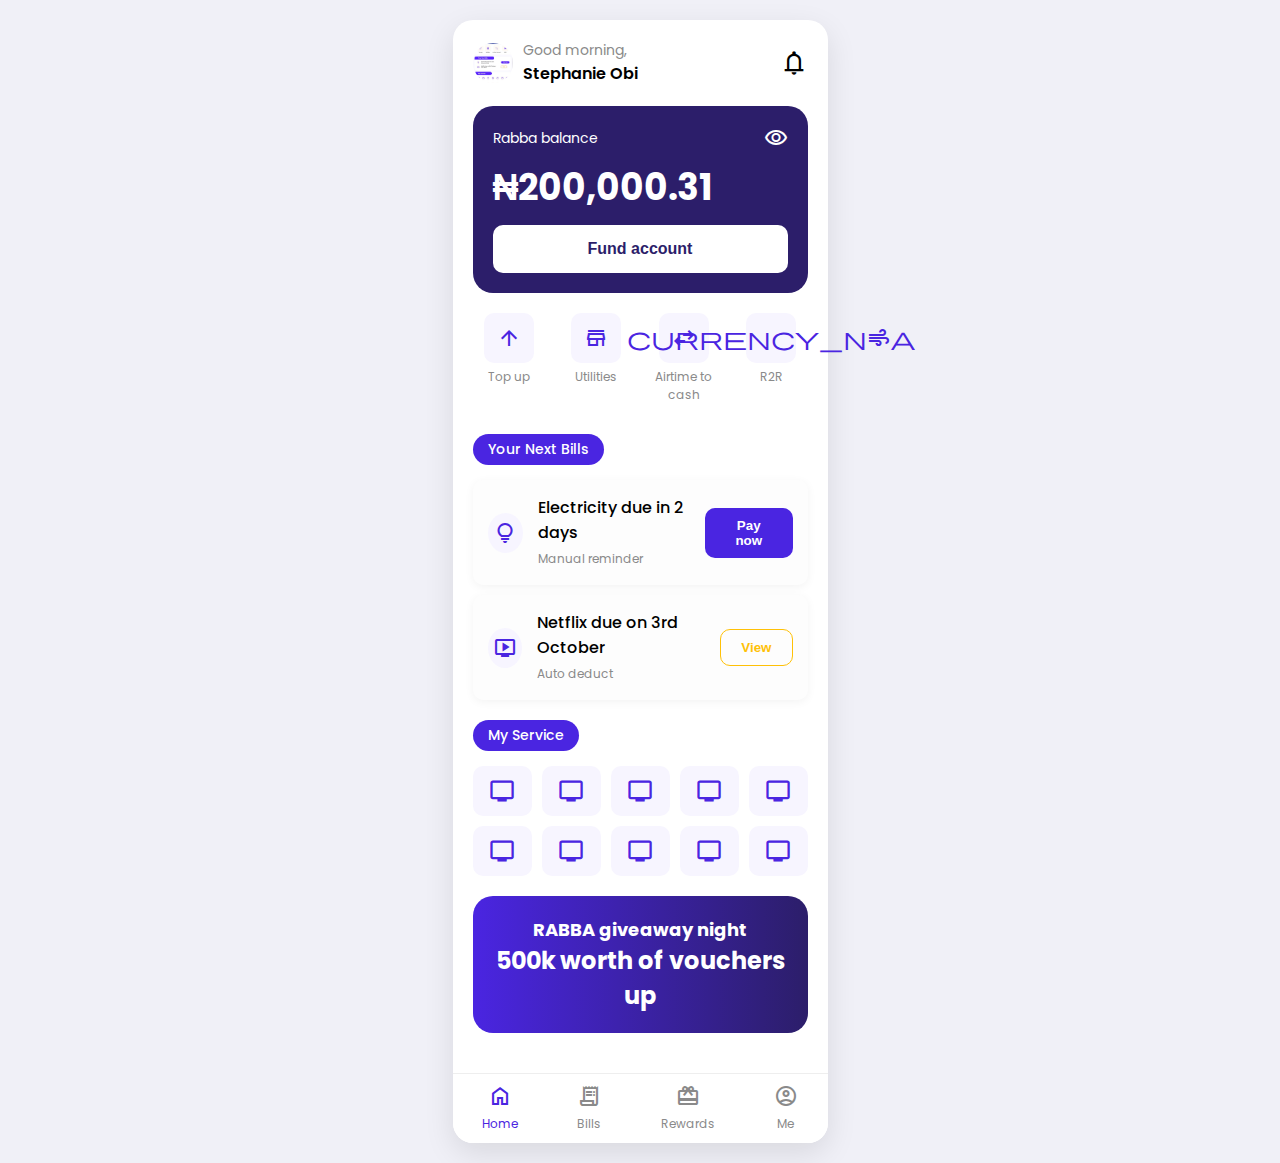
<file: index.html>
<!DOCTYPE html>
<html lang="en">
<head>
    <meta charset="UTF-8">
    <meta name="viewport" content="width=device-width, initial-scale=1.0">
    <title>Rabba Dashboard</title>
    <link rel="stylesheet" href="style.css">
    <link rel="stylesheet" href="https://fonts.googleapis.com/css2?family=Material+Symbols+Outlined:opsz,wght,FILL,GRAD@20..48,100..700,0..1,-50..200" />
</head>
<body>
    <div class="mobile-container">
        <!-- Header -->
        <header>
            <div class="profile-info">
                <img src="images/dashboard.jpg" alt="User Avatar" class="avatar">
                <div>
                    <p>Good morning,</p>
                    <h2>Stephanie Obi</h2>
                </div>
            </div>
            <span class="material-symbols-outlined">
                notifications
            </span>
        </header>

        <!-- Balance Card -->
        <div class="balance-card">
            <div class="balance-header">
                <span>Rabba balance</span>
                <span class="material-symbols-outlined" id="toggle-balance">
                    visibility
                </span>
            </div>
            <h1 id="balance-amount">₦200,000.31</h1>
            <button class="fund-button">Fund account</button>
        </div>

        <!-- Quick Actions -->
        <div class="quick-actions">
            <div class="action-item">
                <div class="icon-bg">
                    <span class="material-symbols-outlined">arrow_upward</span>
                </div>
                <p>Top up</p>
            </div>
            <div class="action-item">
                <div class="icon-bg">
                    <span class="material-symbols-outlined">store</span>
                </div>
                <p>Utilities</p>
            </div>
            <div class="action-item">
                <div class="icon-bg">
                    <span class="material-symbols-outlined">swap_horiz</span>
                </div>
                <p>Airtime to cash</p>
            </div>
            <div class="action-item">
                <div class="icon-bg">
                    <span class="material-symbols-outlined">currency_naira</span>
                </div>
                <p>R2R</p>
            </div>
        </div>

        <!-- Bills Section -->
        <div class="bills-section">
            <div class="section-header">
                <h3>Your Next Bills</h3>
            </div>
            <div class="bill-item">
                <div class="bill-icon">
                    <span class="material-symbols-outlined">lightbulb</span>
                </div>
                <div class="bill-details">
                    <p>Electricity due in 2 days</p>
                    <span>Manual reminder</span>
                </div>
                <button class="pay-now-button">Pay now</button>
            </div>
            <div class="bill-item">
                <div class="bill-icon">
                    <span class="material-symbols-outlined">live_tv</span>
                </div>
                <div class="bill-details">
                    <p>Netflix due on 3rd October</p>
                    <span>Auto deduct</span>
                </div>
                <button class="view-button">View</button>
            </div>
        </div>

        <!-- My Service Section -->
        <div class="service-section">
            <div class="section-header">
                <h3>My Service</h3>
            </div>
            <div class="service-grid">
                <div class="service-icon"><span class="material-symbols-outlined">tv</span></div>
                <div class="service-icon"><span class="material-symbols-outlined">tv</span></div>
                <div class="service-icon"><span class="material-symbols-outlined">tv</span></div>
                <div class="service-icon"><span class="material-symbols-outlined">tv</span></div>
                <div class="service-icon"><span class="material-symbols-outlined">tv</span></div>
                <div class="service-icon"><span class="material-symbols-outlined">tv</span></div>
                <div class="service-icon"><span class="material-symbols-outlined">tv</span></div>
                <div class="service-icon"><span class="material-symbols-outlined">tv</span></div>
                <div class="service-icon"><span class="material-symbols-outlined">tv</span></div>
                <div class="service-icon"><span class="material-symbols-outlined">tv</span></div>
            </div>
        </div>

        <!-- Giveaway Banner -->
        <div class="giveaway-banner">
            <h2>RABBA giveaway night</h2>
            <p>500k worth of vouchers up</p>
        </div>

        <!-- Bottom Nav -->
        <nav class="bottom-nav">
            <div class="nav-item active">
                <span class="material-symbols-outlined">home</span>
                <p>Home</p>
            </div>
            <div class="nav-item">
                <span class="material-symbols-outlined">receipt_long</span>
                <p>Bills</p>
            </div>
            <div class="nav-item">
                <span class="material-symbols-outlined">redeem</span>
                <p>Rewards</p>
            </div>
            <div class="nav-item">
                <span class="material-symbols-outlined">account_circle</span>
                <p>Me</p>
            </div>
        </nav>
    </div>
    <script src="script.js"></script>
</body>
</html>
</file>
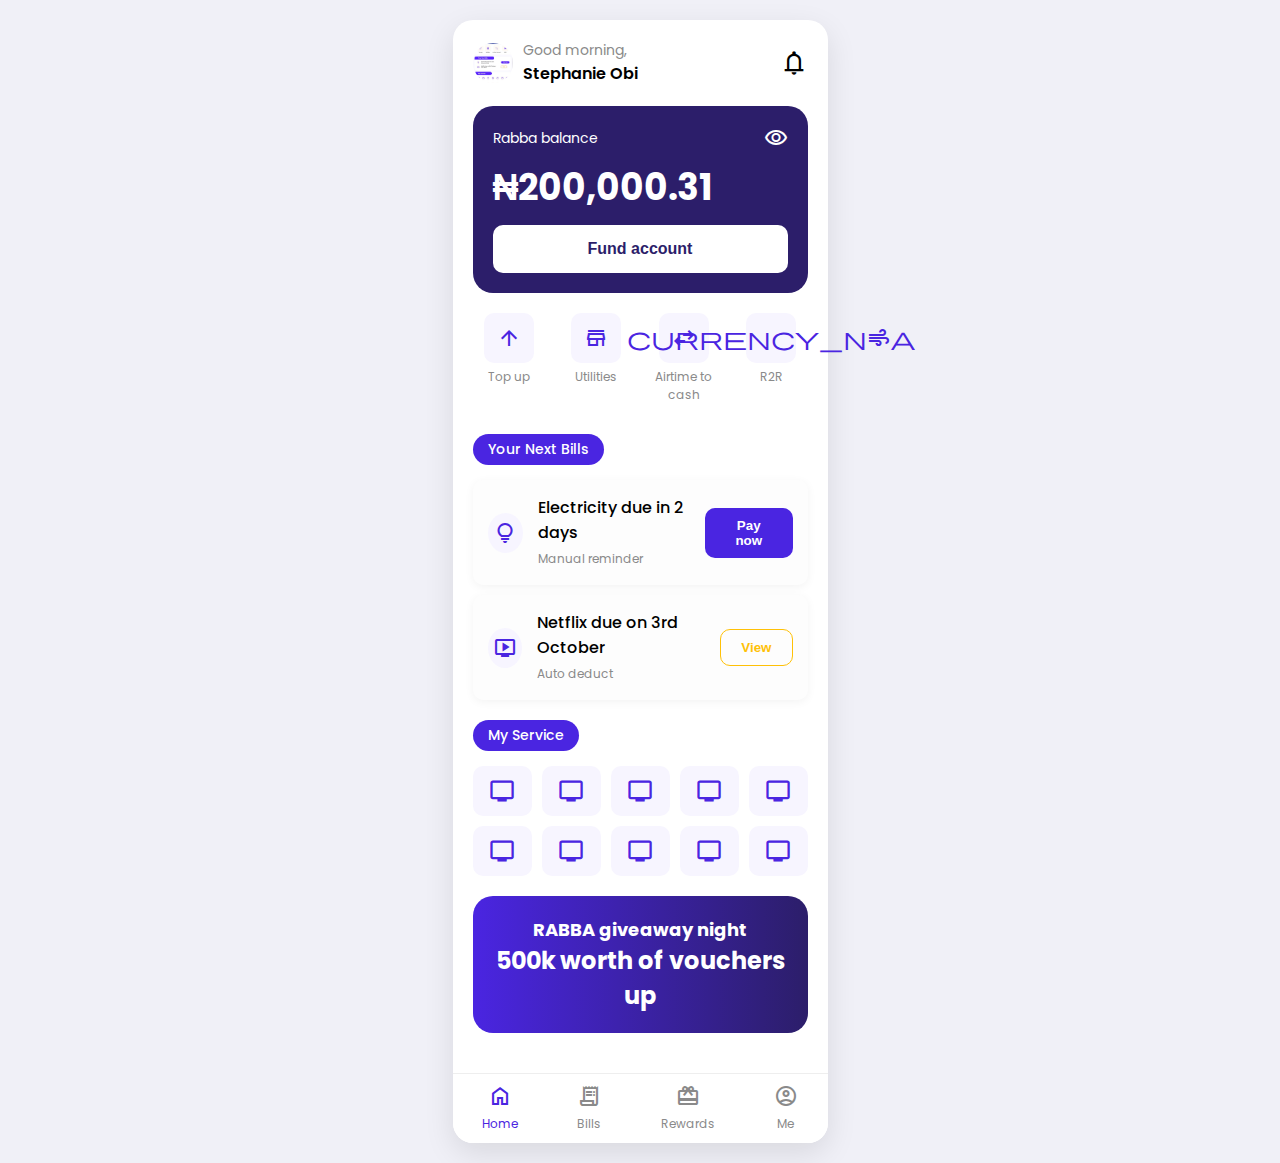
<file: dashboard.html>
<!DOCTYPE html>
<html lang="en">
<head>
    <meta charset="UTF-8">
    <meta name="viewport" content="width=device-width, initial-scale=1.0">
    <title>Rabba Dashboard</title>
    <link rel="stylesheet" href="dashboard.css">
    <link rel="stylesheet" href="https://fonts.googleapis.com/css2?family=Material+Symbols+Outlined:opsz,wght,FILL,GRAD@20..48,100..700,0..1,-50..200" />
</head>
<body>
    <div class="mobile-container">
        <!-- Header -->
        <header>
            <div class="profile-info">
                <img src="images/dashboard.jpg" alt="User Avatar" class="avatar">
                <div>
                    <p>Good morning,</p>
                    <h2>Stephanie Obi</h2>
                </div>
            </div>
            <span class="material-symbols-outlined">
                notifications
            </span>
        </header>

        <!-- Balance Card -->
        <div class="balance-card">
            <div class="balance-header">
                <span>Rabba balance</span>
                <span class="material-symbols-outlined" id="toggle-balance">
                    visibility
                </span>
            </div>
            <h1 id="balance-amount">₦200,000.31</h1>
            <button class="fund-button">Fund account</button>
        </div>

        <!-- Quick Actions -->
        <div class="quick-actions">
            <div class="action-item">
                <div class="icon-bg">
                    <span class="material-symbols-outlined">arrow_upward</span>
                </div>
                <p>Top up</p>
            </div>
            <div class="action-item">
                <div class="icon-bg">
                    <span class="material-symbols-outlined">store</span>
                </div>
                <p>Utilities</p>
            </div>
            <div class="action-item">
                <div class="icon-bg">
                    <span class="material-symbols-outlined">swap_horiz</span>
                </div>
                <p>Airtime to cash</p>
            </div>
            <div class="action-item">
                <div class="icon-bg">
                    <span class="material-symbols-outlined">currency_naira</span>
                </div>
                <p>R2R</p>
            </div>
        </div>

        <!-- Bills Section -->
        <div class="bills-section">
            <div class="section-header">
                <h3>Your Next Bills</h3>
            </div>
            <div class="bill-item">
                <div class="bill-icon">
                    <span class="material-symbols-outlined">lightbulb</span>
                </div>
                <div class="bill-details">
                    <p>Electricity due in 2 days</p>
                    <span>Manual reminder</span>
                </div>
                <button class="pay-now-button">Pay now</button>
            </div>
            <div class="bill-item">
                <div class="bill-icon">
                    <span class="material-symbols-outlined">live_tv</span>
                </div>
                <div class="bill-details">
                    <p>Netflix due on 3rd October</p>
                    <span>Auto deduct</span>
                </div>
                <button class="view-button">View</button>
            </div>
        </div>

        <!-- My Service Section -->
        <div class="service-section">
            <div class="section-header">
                <h3>My Service</h3>
            </div>
            <div class="service-grid">
                <div class="service-icon"><span class="material-symbols-outlined">tv</span></div>
                <div class="service-icon"><span class="material-symbols-outlined">tv</span></div>
                <div class="service-icon"><span class="material-symbols-outlined">tv</span></div>
                <div class="service-icon"><span class="material-symbols-outlined">tv</span></div>
                <div class="service-icon"><span class="material-symbols-outlined">tv</span></div>
                <div class="service-icon"><span class="material-symbols-outlined">tv</span></div>
                <div class="service-icon"><span class="material-symbols-outlined">tv</span></div>
                <div class="service-icon"><span class="material-symbols-outlined">tv</span></div>
                <div class="service-icon"><span class="material-symbols-outlined">tv</span></div>
                <div class="service-icon"><span class="material-symbols-outlined">tv</span></div>
            </div>
        </div>

        <!-- Giveaway Banner -->
        <div class="giveaway-banner">
            <h2>RABBA giveaway night</h2>
            <p>500k worth of vouchers up</p>
        </div>

        <!-- Bottom Nav -->
        <nav class="bottom-nav">
            <div class="nav-item active">
                <span class="material-symbols-outlined">home</span>
                <p>Home</p>
            </div>
            <div class="nav-item">
                <span class="material-symbols-outlined">receipt_long</span>
                <p>Bills</p>
            </div>
            <div class="nav-item">
                <span class="material-symbols-outlined">redeem</span>
                <p>Rewards</p>
            </div>
            <div class="nav-item">
                <span class="material-symbols-outlined">account_circle</span>
                <p>Me</p>
            </div>
        </nav>
    </div>
    <script src="dashboard.js"></script>
</body>
</html>
</file>
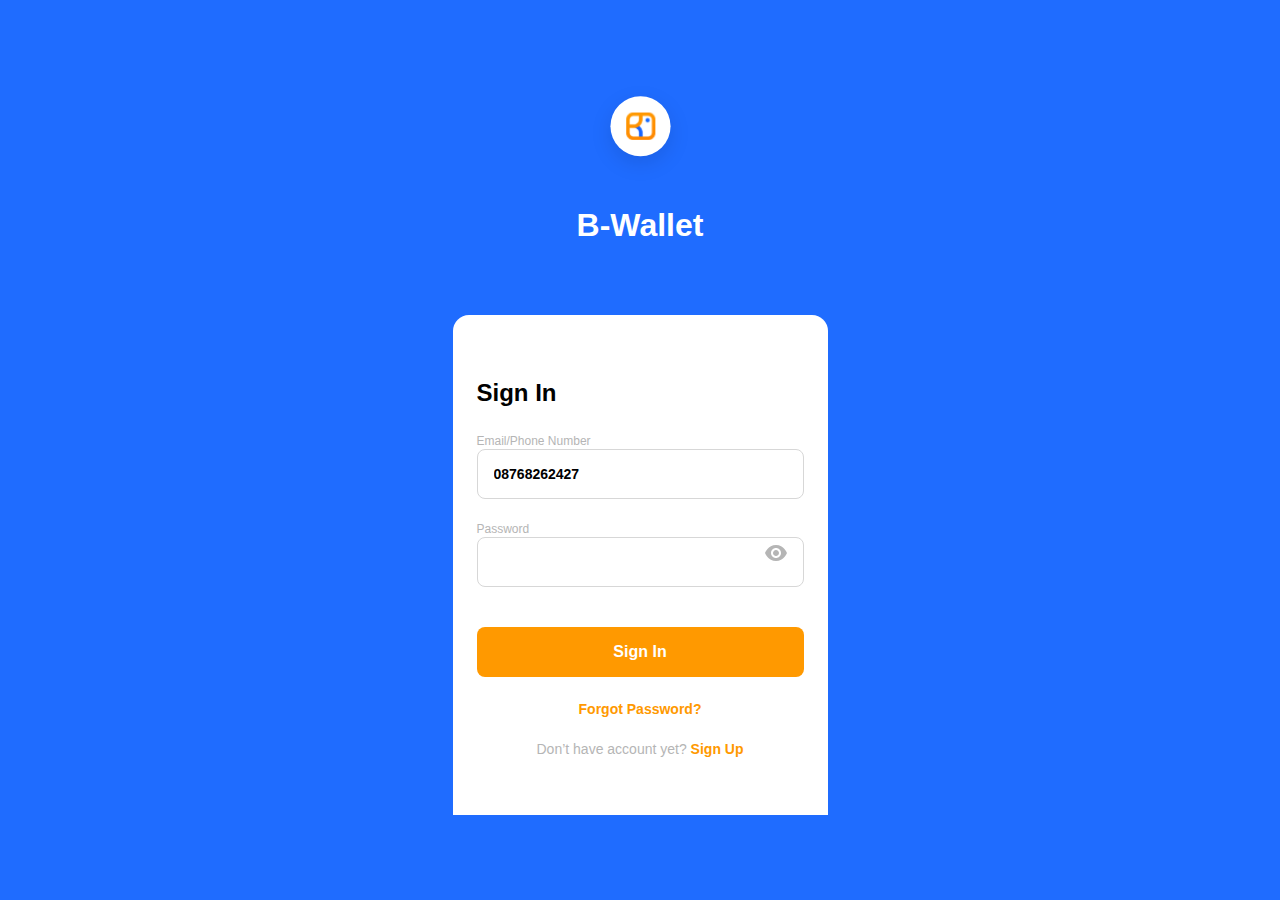
<file: signin.html>
<!DOCTYPE html>
<html lang="en">
<head>
    <meta charset="UTF-8">
    <meta name="viewport" content="width=device-width, initial-scale=1.0">
    <title>Sign In</title>
    <link rel="stylesheet" href="signin.css">
</head>
<body>
    <div class="container">
        <div class="logo-container">
            <img src="images/logo.svg" alt="B-Wallet Logo" class="logo">
            <h1>B-Wallet</h1>
        </div>
        <div class="signin-form">
            <h2>Sign In</h2>
            <form>
                <div class="input-group">
                    <label for="email">Email/Phone Number</label>
                    <input type="text" id="email" value="08768262427">
                </div>
                <div class="input-group">
                    <label for="password">Password</label>
                    <input type="password" id="password">
                    <img src="images/eye-open.svg" alt="Show Password" class="eye-icon">
                </div>
                <button type="submit">Sign In</button>
                <a href="#" class="forgot-password">Forgot Password?</a>
            </form>
            <p class="signup-link">Don’t have account yet? <a href="#">Sign Up</a></p>
        </div>
    </div>
    <script src="signin.js"></script>
</body>
</html>
</file>
<file: style.css>
@import url('https://fonts.googleapis.com/css2?family=Poppins:wght@400;500;600;700&display=swap');

:root {
    --primary-color: #4A25E1;
    --secondary-color: #F0F0F7;
    --text-color: #000;
    --text-color-light: #8A8A8A;
    --white-color: #fff;
    --blue-dark: #2C1E6A;
}

* {
    margin: 0;
    padding: 0;
    box-sizing: border-box;
}

body {
    font-family: 'Poppins', sans-serif;
    background-color: var(--secondary-color);
    display: flex;
    justify-content: center;
    padding: 20px;
}

.mobile-container {
    width: 100%;
    max-width: 375px;
    background-color: var(--white-color);
    border-radius: 20px;
    padding: 20px;
    padding-bottom: 90px; /* Space for bottom nav */
    position: relative;
    box-shadow: 0 10px 30px rgba(0,0,0,0.1);
}

header {
    display: flex;
    justify-content: space-between;
    align-items: center;
    margin-bottom: 20px;
}

.profile-info {
    display: flex;
    align-items: center;
}

.avatar {
    width: 40px;
    height: 40px;
    border-radius: 50%;
    margin-right: 10px;
    object-fit: cover;
}

.profile-info p {
    font-size: 14px;
    color: var(--text-color-light);
}

.profile-info h2 {
    font-size: 16px;
    font-weight: 600;
    color: var(--text-color);
}

header .material-symbols-outlined {
    font-size: 28px;
}

.balance-card {
    background-color: var(--blue-dark);
    color: var(--white-color);
    padding: 20px;
    border-radius: 20px;
    margin-bottom: 20px;
}

.balance-header {
    display: flex;
    justify-content: space-between;
    align-items: center;
    font-size: 14px;
}

.balance-header .material-symbols-outlined {
    cursor: pointer;
}

.balance-card h1 {
    font-size: 36px;
    margin: 10px 0;
}

.fund-button {
    width: 100%;
    padding: 15px;
    background-color: var(--white-color);
    color: var(--blue-dark);
    border: none;
    border-radius: 10px;
    font-size: 16px;
    font-weight: 600;
    cursor: pointer;
}

.quick-actions {
    display: grid;
    grid-template-columns: repeat(4, 1fr);
    gap: 15px;
    text-align: center;
    margin-bottom: 30px;
}

.action-item .icon-bg {
    background-color: #F7F5FF;
    width: 50px;
    height: 50px;
    border-radius: 10px;
    display: flex;
    justify-content: center;
    align-items: center;
    margin: 0 auto 5px;
}

.action-item .material-symbols-outlined {
    color: var(--primary-color);
    font-size: 24px;
}

.action-item p {
    font-size: 12px;
    color: var(--text-color-light);
}

.section-header {
    background-color: var(--primary-color);
    color: var(--white-color);
    padding: 5px 15px;
    border-radius: 20px;
    display: inline-block;
    margin-bottom: 15px;
}

.section-header h3 {
    font-size: 14px;
    font-weight: 500;
}

.bills-section, .service-section {
    margin-bottom: 20px;
}

.bill-item {
    display: flex;
    align-items: center;
    background-color: #FDFDFD;
    padding: 15px;
    border-radius: 10px;
    margin-bottom: 10px;
    box-shadow: 0 2px 10px rgba(0,0,0,0.05);
}

.bill-icon {
    background-color: #F7F5FF;
    border-radius: 50%;
    width: 40px;
    height: 40px;
    display: flex;
    justify-content: center;
    align-items: center;
    margin-right: 15px;
}

.bill-icon .material-symbols-outlined {
    color: var(--primary-color);
}

.bill-details {
    flex-grow: 1;
}

.bill-details p {
    font-weight: 500;
}

.bill-details span {
    font-size: 12px;
    color: var(--text-color-light);
}

.pay-now-button, .view-button {
    border: none;
    border-radius: 10px;
    padding: 10px 20px;
    font-weight: 600;
    cursor: pointer;
}

.pay-now-button {
    background-color: var(--primary-color);
    color: var(--white-color);
}

.view-button {
    background-color: transparent;
    border: 1px solid #FFC107;
    color: #FFC107;
}

.service-grid {
    display: grid;
    grid-template-columns: repeat(5, 1fr);
    gap: 10px;
}

.service-icon {
    background-color: #F7F5FF;
    height: 50px;
    border-radius: 10px;
    display: flex;
    justify-content: center;
    align-items: center;
}

.service-icon .material-symbols-outlined {
    color: var(--primary-color);
    font-size: 28px;
}

.giveaway-banner {
    background: linear-gradient(to right, #4A25E1, #2C1E6A);
    color: var(--white-color);
    padding: 20px;
    border-radius: 20px;
    text-align: center;
    margin-bottom: 20px;
}

.giveaway-banner h2 {
    font-size: 18px;
}

.giveaway-banner p {
    font-size: 24px;
    font-weight: 700;
}

.bottom-nav {
    position: absolute;
    bottom: 0;
    left: 0;
    right: 0;
    display: flex;
    justify-content: space-around;
    background-color: var(--white-color);
    padding: 10px 0;
    border-top: 1px solid #eee;
    border-bottom-left-radius: 20px;
    border-bottom-right-radius: 20px;
}

.nav-item {
    text-align: center;
    color: var(--text-color-light);
    cursor: pointer;
}

.nav-item.active {
    color: var(--primary-color);
}

.nav-item p {
    font-size: 12px;
}
</file>
<file: dashboard.css>
@import url('https://fonts.googleapis.com/css2?family=Poppins:wght@400;500;600;700&display=swap');

:root {
    --primary-color: #4A25E1;
    --secondary-color: #F0F0F7;
    --text-color: #000;
    --text-color-light: #8A8A8A;
    --white-color: #fff;
    --blue-dark: #2C1E6A;
}

* {
    margin: 0;
    padding: 0;
    box-sizing: border-box;
}

body {
    font-family: 'Poppins', sans-serif;
    background-color: var(--secondary-color);
    display: flex;
    justify-content: center;
    padding: 20px;
}

.mobile-container {
    width: 100%;
    max-width: 375px;
    background-color: var(--white-color);
    border-radius: 20px;
    padding: 20px;
    padding-bottom: 90px; /* Space for bottom nav */
    position: relative;
    box-shadow: 0 10px 30px rgba(0,0,0,0.1);
}

header {
    display: flex;
    justify-content: space-between;
    align-items: center;
    margin-bottom: 20px;
}

.profile-info {
    display: flex;
    align-items: center;
}

.avatar {
    width: 40px;
    height: 40px;
    border-radius: 50%;
    margin-right: 10px;
    object-fit: cover;
}

.profile-info p {
    font-size: 14px;
    color: var(--text-color-light);
}

.profile-info h2 {
    font-size: 16px;
    font-weight: 600;
    color: var(--text-color);
}

header .material-symbols-outlined {
    font-size: 28px;
}

.balance-card {
    background-color: var(--blue-dark);
    color: var(--white-color);
    padding: 20px;
    border-radius: 20px;
    margin-bottom: 20px;
}

.balance-header {
    display: flex;
    justify-content: space-between;
    align-items: center;
    font-size: 14px;
}

.balance-header .material-symbols-outlined {
    cursor: pointer;
}

.balance-card h1 {
    font-size: 36px;
    margin: 10px 0;
}

.fund-button {
    width: 100%;
    padding: 15px;
    background-color: var(--white-color);
    color: var(--blue-dark);
    border: none;
    border-radius: 10px;
    font-size: 16px;
    font-weight: 600;
    cursor: pointer;
}

.quick-actions {
    display: grid;
    grid-template-columns: repeat(4, 1fr);
    gap: 15px;
    text-align: center;
    margin-bottom: 30px;
}

.action-item .icon-bg {
    background-color: #F7F5FF;
    width: 50px;
    height: 50px;
    border-radius: 10px;
    display: flex;
    justify-content: center;
    align-items: center;
    margin: 0 auto 5px;
}

.action-item .material-symbols-outlined {
    color: var(--primary-color);
    font-size: 24px;
}

.action-item p {
    font-size: 12px;
    color: var(--text-color-light);
}

.section-header {
    background-color: var(--primary-color);
    color: var(--white-color);
    padding: 5px 15px;
    border-radius: 20px;
    display: inline-block;
    margin-bottom: 15px;
}

.section-header h3 {
    font-size: 14px;
    font-weight: 500;
}

.bills-section, .service-section {
    margin-bottom: 20px;
}

.bill-item {
    display: flex;
    align-items: center;
    background-color: #FDFDFD;
    padding: 15px;
    border-radius: 10px;
    margin-bottom: 10px;
    box-shadow: 0 2px 10px rgba(0,0,0,0.05);
}

.bill-icon {
    background-color: #F7F5FF;
    border-radius: 50%;
    width: 40px;
    height: 40px;
    display: flex;
    justify-content: center;
    align-items: center;
    margin-right: 15px;
}

.bill-icon .material-symbols-outlined {
    color: var(--primary-color);
}

.bill-details {
    flex-grow: 1;
}

.bill-details p {
    font-weight: 500;
}

.bill-details span {
    font-size: 12px;
    color: var(--text-color-light);
}

.pay-now-button, .view-button {
    border: none;
    border-radius: 10px;
    padding: 10px 20px;
    font-weight: 600;
    cursor: pointer;
}

.pay-now-button {
    background-color: var(--primary-color);
    color: var(--white-color);
}

.view-button {
    background-color: transparent;
    border: 1px solid #FFC107;
    color: #FFC107;
}

.service-grid {
    display: grid;
    grid-template-columns: repeat(5, 1fr);
    gap: 10px;
}

.service-icon {
    background-color: #F7F5FF;
    height: 50px;
    border-radius: 10px;
    display: flex;
    justify-content: center;
    align-items: center;
}

.service-icon .material-symbols-outlined {
    color: var(--primary-color);
    font-size: 28px;
}

.giveaway-banner {
    background: linear-gradient(to right, #4A25E1, #2C1E6A);
    color: var(--white-color);
    padding: 20px;
    border-radius: 20px;
    text-align: center;
    margin-bottom: 20px;
}

.giveaway-banner h2 {
    font-size: 18px;
}

.giveaway-banner p {
    font-size: 24px;
    font-weight: 700;
}

.bottom-nav {
    position: absolute;
    bottom: 0;
    left: 0;
    right: 0;
    display: flex;
    justify-content: space-around;
    background-color: var(--white-color);
    padding: 10px 0;
    border-top: 1px solid #eee;
    border-bottom-left-radius: 20px;
    border-bottom-right-radius: 20px;
}

.nav-item {
    text-align: center;
    color: var(--text-color-light);
    cursor: pointer;
}

.nav-item.active {
    color: var(--primary-color);
}

.nav-item p {
    font-size: 12px;
}
</file>
<file: signin.css>
body {
    margin: 0;
    font-family: 'Inter', sans-serif;
    background-color: #1F6CFF;
    color: #fff;
}

.container {
    display: flex;
    flex-direction: column;
    align-items: center;
    height: 100vh;
}

.logo-container {
    display: flex;
    flex-direction: column;
    align-items: center;
    margin-top: 84px;
    margin-bottom: 50px;
}

.logo {
    width: 99px;
    height: 99px;
}

h1 {
    font-size: 32px;
    font-weight: 600;
    margin-top: 24px;
}

.signin-form {
    background-color: #fff;
    color: #000;
    padding: 44px 24px;
    border-radius: 16px 16px 0 0;
    width: 100%;
    max-width: 375px;
    box-sizing: border-box;
}

h2 {
    font-size: 24px;
    font-weight: 700;
    margin-bottom: 24px;
}

.input-group {
    position: relative;
    margin-bottom: 20px;
}

label {
    font-size: 12px;
    color: #B5B5B5;
}

input {
    width: 100%;
    border: 1px solid #D7D7D7;
    border-radius: 8px;
    padding: 16px;
    font-size: 14px;
    font-weight: 600;
    box-sizing: border-box;
}

.eye-icon {
    position: absolute;
    top: 50%;
    right: 16px;
    transform: translateY(-50%);
    width: 24px;
    height: 24px;
}

button {
    width: 100%;
    background-color: #FF9900;
    color: #fff;
    border: none;
    border-radius: 8px;
    padding: 16px;
    font-size: 16px;
    font-weight: 600;
    cursor: pointer;
    margin-top: 20px;
}

.forgot-password {
    display: block;
    text-align: center;
    color: #FF9900;
    font-size: 14px;
    font-weight: 600;
    text-decoration: none;
    margin-top: 24px;
}

.signup-link {
    text-align: center;
    font-size: 14px;
    color: #B5B5B5;
    margin-top: 24px;
}

.signup-link a {
    color: #FF9900;
    font-weight: 600;
    text-decoration: none;
}
</file>
